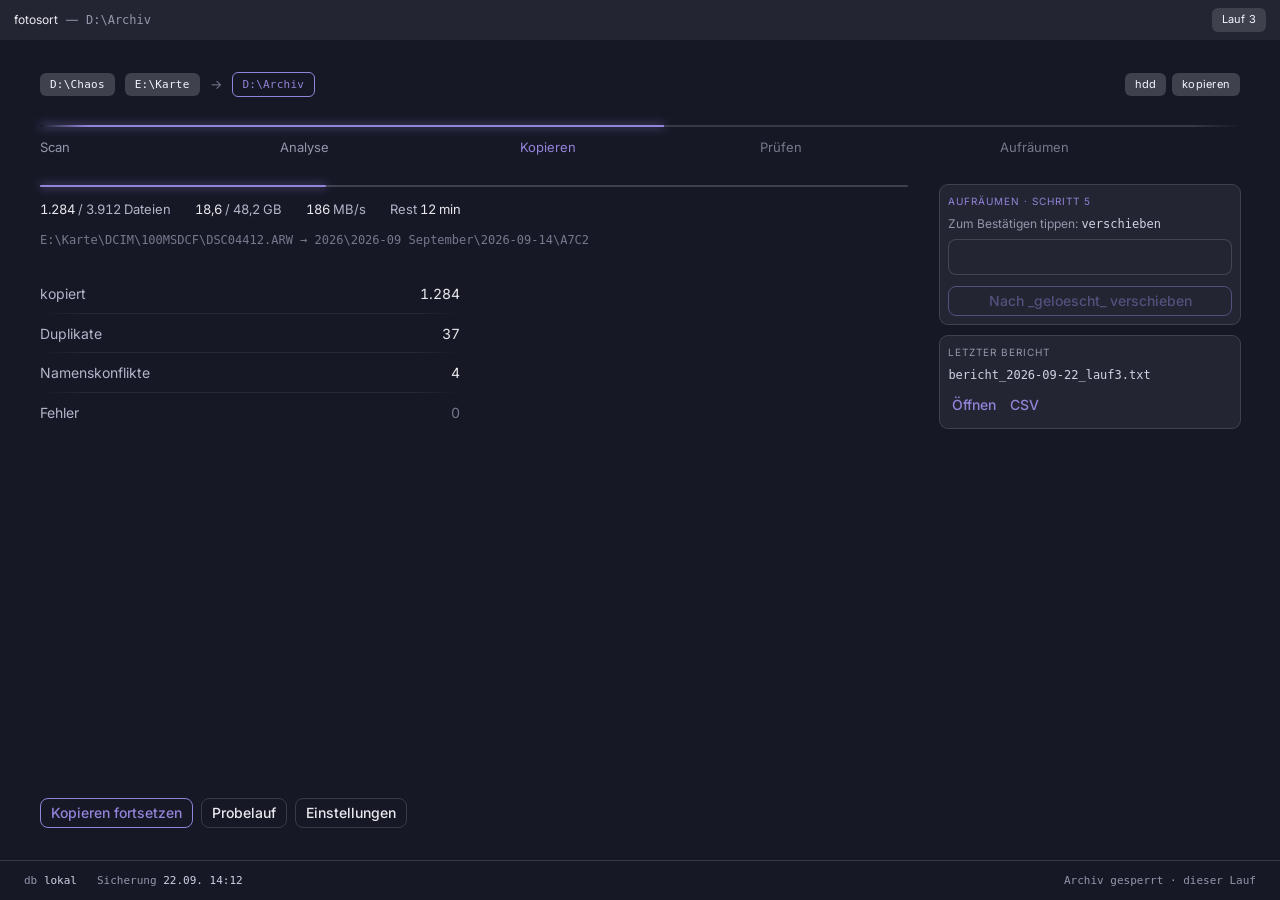
<file: docs/design/index.html>
<!DOCTYPE html>
<html lang="de">
<head>
<meta charset="utf-8">
<title>fotosort – D:\Archiv</title>
<link rel="stylesheet" href="styles.css">
<link rel="stylesheet" href="app.css">
</head>
<body>
<div class="app">

  <header class="titlebar">
    <span class="brand">fotosort</span>
    <span class="sep">—</span>
    <span class="mono" id="ziel-pfad">D:\Archiv</span>
    <span class="tag tag-neutral push" id="lauf">Lauf 3</span>
  </header>

  <main class="content">

    <div class="pfade">
      <span class="tag tag-neutral mono">D:\Chaos</span>
      <span class="tag tag-neutral mono">E:\Karte</span>
      <span class="pfeil">→</span>
      <span class="tag tag-outline mono">D:\Archiv</span>
      <span class="push flex-gap">
        <span class="tag tag-neutral">hdd</span>
        <span class="tag tag-neutral">kopieren</span>
      </span>
    </div>

    <nav class="phasen" aria-label="Phasen">
      <div class="phasen-linie"><div class="phasen-fill" style="width:52%"></div></div>
      <ol class="phasen-liste">
        <li class="ist-fertig">Scan</li>
        <li class="ist-fertig">Analyse</li>
        <li class="ist-aktiv" aria-current="step">Kopieren</li>
        <li>Prüfen</li>
        <li>Aufräumen</li>
      </ol>
    </nav>

    <div class="tafel">

      <section class="fortschritt">
        <div class="balken"><div class="balken-fill" style="width:33%"></div></div>
        <div class="kennzahlen">
          <span><b>1.284</b> / 3.912 Dateien</span>
          <span><b>18,6</b> / 48,2 GB</span>
          <span><b>186</b> MB/s</span>
          <span>Rest <b>12 min</b></span>
        </div>
        <div class="aktuelle-datei mono">E:\Karte\DCIM\100MSDCF\DSC04412.ARW → 2026\2026-09 September\2026-09-14\A7C2</div>

        <dl class="zaehler">
          <div><dt>kopiert</dt><dd>1.284</dd></div>
          <div><dt>Duplikate</dt><dd>37</dd></div>
          <div><dt>Namenskonflikte</dt><dd>4</dd></div>
          <div><dt>Fehler</dt><dd class="null">0</dd></div>
        </dl>
      </section>

      <aside class="seite">
        <div class="card elev-sm">
          <span class="card-kicker">Aufräumen · Schritt 5</span>
          <label class="hinweis" for="bestaetigung">Zum Bestätigen tippen: <span class="mono hell">verschieben</span></label>
          <input class="input" id="bestaetigung" disabled>
          <button class="btn btn-primary btn-block" disabled>Nach _geloescht_ verschieben</button>
        </div>
        <div class="card elev-sm">
          <span class="card-kicker gedaempft">Letzter Bericht</span>
          <span class="mono hell klein">bericht_2026-09-22_lauf3.txt</span>
          <div class="flex-gap"><button class="btn btn-ghost">Öffnen</button><button class="btn btn-ghost">CSV</button></div>
        </div>
      </aside>

    </div>

    <div class="aktionen">
      <button class="btn btn-primary">Kopieren fortsetzen</button>
      <button class="btn btn-secondary">Probelauf</button>
      <button class="btn btn-secondary">Einstellungen</button>
    </div>

  </main>

  <footer class="statusleiste mono">
    <span>db <span class="hell">lokal</span></span>
    <span>Sicherung <span class="hell">22.09. 14:12</span></span>
    <span class="push">Archiv gesperrt · dieser Lauf</span>
  </footer>

</div>
</body>
</html>
</file>
<file: docs/design/styles.css>
/* Nocturne — design-system tokens and component classes. This file is the source of truth for the system's look; retune it here and see readme.md. */
@import url('https://fonts.googleapis.com/css2?family=Inter:wght@400;500;600;700&display=swap');

:root {
  --color-bg: #161826;
  --color-surface: #232532;
  --color-text: #e9e9ed;
  --color-accent: #9184d9; /* review round 7 (Barron): the accent moves to
     the product's blurple — OKLCH hue 289.2, the hue of the app's own Pro
     accent (#9a8fe0, --om-accent-pro) — at the same lightness the steel
     accent held (L 0.660, so the documented ratios survive) and chroma
     in the product blurple's own range (its token sits at C 0.118; the
     accent takes 0.125, from the old steel's 0.030):
     the accent now reads as an accent rather than another neutral. */
  --color-accent-2: #a7a1db; /* the machine-derived stand-in follows: same
     hue, same L 0.734, chroma at the same 2:3 proportion it held */
  --color-divider: color-mix(in srgb, #e9e9ed 16%, transparent);

  /* Tonal ramps — generated in OKLCH on one shared lightness scale, so the
     same step of any role matches the others in visual value. */
  --color-neutral-100: #f3f5fe;
  --color-neutral-200: #e4e7f5;
  --color-neutral-300: #cfd3e5;
  --color-neutral-400: #b2b6ca;
  --color-neutral-500: #9397ab;
  --color-neutral-600: #75798c;
  --color-neutral-700: #595d6c;
  --color-neutral-800: #3f424d;
  --color-neutral-900: #292b31;

  --color-accent-100: #f5f4ff;
  --color-accent-200: #e7e5fe;
  --color-accent-300: #d2cefd;
  --color-accent-400: #b5abfc;
  --color-accent-500: #968ae0;
  --color-accent-600: #796cbf;
  --color-accent-700: #5d5294;
  --color-accent-800: #423a6a;
  --color-accent-900: #2b2741;

  --color-accent-2-100: #f5f4ff;
  --color-accent-2-200: #e7e5fe;
  --color-accent-2-300: #d2cefd;
  --color-accent-2-400: #b5afe8;
  --color-accent-2-500: #9690c9;
  --color-accent-2-600: #7972a9;
  --color-accent-2-700: #5c5783;
  --color-accent-2-800: #423e5d;
  --color-accent-2-900: #2b293a;

  /* Deck section-divider ground — review round 3: saturation as presence.
     Dividers take a saturated deep indigo (hue 277, the neutral ramp's own
     family; C 0.094 — written when the accent held C 0.030, before the
     round-7 blurple raised it past the ground's) with a lighter bloom and
     a ghost tint of the same hue, while the slide grounds stay
     desaturated. Deck-scale fills only — not interface colors. */
  --color-section: #262a60;
  --color-section-glow: #353b80;
  --color-section-ghost: #4c5397;

  --font-heading: "Inter", system-ui, sans-serif;
  --font-heading-weight: 500;
  --font-body: "Inter", system-ui, sans-serif;

  --space-1: 2.8px;
  --space-2: 5.6px;
  --space-3: 8.4px;
  --space-4: 11.2px;
  --space-6: 16.8px;
  --space-8: 22.4px;

  --radius-sm: 4px;
  --radius-md: 8px;
  --radius-lg: 14px;

  /* Elevation — derived from the ground: soft ink-tinted shadows on a
     light theme, a hairline edge + ambient darkness on a dark one. */
  --shadow-sm: 0 0 0 1px #3f424d;
  --shadow-md: 0 0 0 1px #595d6c, 0 6px 18px rgba(0,0,0,0.55);
  --shadow-lg: 0 0 0 1px #9397ab, 0 16px 40px rgba(0,0,0,0.65);
}

body {
  background: var(--color-bg);
  color: var(--color-text);
  font-family: var(--font-body);
}
h1, h2, h3, h4 { font-family: var(--font-heading); font-weight: var(--font-heading-weight); }

.lighten{mix-blend-mode:lighten;background-color:transparent}

/* ══════════════════════════════════════════════════════════════════════════
   Components — built with the tokens above. Plain CSS
   on plain HTML: no JavaScript, no build step. Each class is documented in
   readme.md and demonstrated in foundations/ and components/.
   ══════════════════════════════════════════════════════════════════════ */

*, *::before, *::after { box-sizing: border-box; }
body { margin: 0; font-size: 15px; line-height: 1.55; font-weight: 400; }
h1, h2, h3, h4, h5, h6 {
  font-family: var(--font-heading); font-weight: var(--font-heading-weight);
  line-height: 1.12; letter-spacing: -0.015em; margin: 0 0 var(--space-2);
}
h1 { font-size: 42px; }
h2 { font-size: 32px; }
h3 { font-size: 25px; }
h4 { font-size: 20px; }
h5 { font-size: 16px; }
h6 { font-size: 13px; }
h6 { letter-spacing: 0.08em; text-transform: uppercase; }
p { margin: 0 0 var(--space-3); }
a { color: var(--color-accent); text-underline-offset: 3px; }
img { display: block; max-width: 100%; }
figure { margin: 0; }
figcaption {
  font-size: 11px; margin-top: var(--space-1);
  color: color-mix(in srgb, var(--color-text) 55%, transparent);
}
.text-muted { color: color-mix(in srgb, var(--color-text) 55%, transparent); }
:focus { outline: none; }
:focus-visible { outline: 2px solid var(--color-accent); outline-offset: 2px; }
::selection { background: color-mix(in srgb, var(--color-accent) 30%, transparent); }

/* — rules — */
/* Rules fade to transparent at both ends instead of stopping cleanly — a
   Nocturne signature. The ramp is 48px an end (one deck baseline unit),
   painted from the same divider token. Freestanding rules fade; box
   outlines, in-control separators, and short accent marks stay solid. */
.hr {
  height: 1px; border: 0; margin: var(--space-4) 0;
  background: linear-gradient(to right,
    transparent, var(--color-divider) 48px,
    var(--color-divider) calc(100% - 48px), transparent);
}

/* — buttons — */
.btn {
  display: inline-flex; align-items: center; justify-content: center; gap: 6px;
  cursor: pointer; text-decoration: none;
  font-family: var(--font-heading); font-weight: var(--font-heading-weight);
  font-size: 14px; line-height: 1.2; color: var(--color-text); /* matches the .input's 14px —
     the pair sits side by side in sign-up rows */
  background: transparent; border: 1px solid transparent;
  padding: var(--space-2) calc(var(--space-3) * 1.2);
  border-radius: var(--radius-md);
}
.btn svg { display: block; }
.btn:disabled { opacity: 0.45; cursor: not-allowed; }
.btn-primary { color: var(--color-accent); border-color: var(--color-accent); }
.btn-primary:hover { background: color-mix(in srgb, var(--color-accent) 12%, transparent); }
.btn-primary:active { background: color-mix(in srgb, var(--color-accent) 22%, transparent); }
.btn-secondary { border-color: var(--color-divider); }
.btn-secondary:hover { background: color-mix(in srgb, var(--color-text) 7%, transparent); }
.btn-secondary:active { background: color-mix(in srgb, var(--color-text) 14%, transparent); }
.btn-ghost { color: var(--color-accent); padding-inline: var(--space-1); }
.btn-ghost:hover { background: color-mix(in srgb, var(--color-accent) 10%, transparent); }
.btn-ghost:active { background: color-mix(in srgb, var(--color-accent) 18%, transparent); }
.btn-icon { width: 36px; height: 36px; padding: 0; }
.btn-block { width: 100%; margin-top: var(--space-2); }

/* — forms — */
.field > label {
  display: block; font-size: 12px; margin-bottom: 5px;
  color: color-mix(in srgb, var(--color-text) 70%, transparent);
}
.input {
  width: 100%; min-height: 36px; padding: 6px 10px; font: inherit;
  font-size: 14px; color: var(--color-text); caret-color: var(--color-accent);
  background: var(--color-surface);
  border: 1px solid var(--color-divider); border-radius: var(--radius-md);
}
.input:hover { border-color: color-mix(in srgb, var(--color-text) 45%, transparent); }
.input:focus-visible { border-color: var(--color-accent); outline-offset: 0; }
textarea.input { min-height: 90px; resize: vertical; }
.radio { display: inline-flex; align-items: center; gap: 8px; cursor: pointer; font-size: 14px; }
.radio input, .seg-opt input {
  position: absolute; opacity: 0; width: 0; height: 0; pointer-events: none;
}
.radio .dot {
  width: 16px; height: 16px; flex: none; border-radius: 50%;
  border: 1.5px solid var(--color-divider);
}
.radio:hover .dot { border-color: var(--color-accent); }
.radio input:checked + .dot {
  border-color: var(--color-accent); background: var(--color-accent);
  box-shadow: inset 0 0 0 4px var(--color-bg);
}
.radio input:focus-visible + .dot { outline: 2px solid var(--color-accent); outline-offset: 2px; }
.seg {
  display: inline-flex; overflow: hidden;
  border: 1px solid var(--color-divider); border-radius: var(--radius-md);
}
.seg-opt {
  display: inline-flex; align-items: center; gap: 6px;
  padding: 7px 12px; font-size: 13px; cursor: pointer;
}
.seg-opt + .seg-opt { border-left: 1px solid var(--color-divider); }
.seg-opt:has(input:checked) { color: var(--color-accent); box-shadow: inset 0 0 0 1px var(--color-accent); }
.seg-opt:not(:has(input:checked)):hover { background: color-mix(in srgb, var(--color-text) 7%, transparent); }
.seg-opt:has(input:focus-visible) { outline: 2px solid var(--color-accent); outline-offset: -2px; }

/* — cards — */
.card {
  display: flex; flex-direction: column; gap: var(--space-2);
  padding: var(--space-3); border-radius: var(--radius-md); background: var(--color-surface);
}
.card-kicker { font-size: 10px; letter-spacing: 0.1em; text-transform: uppercase; color: var(--color-accent); }
.card-title {
  font-family: var(--font-heading); font-weight: var(--font-heading-weight);
  font-size: 17px; line-height: 1.2;
}
.card-body { margin: 0; font-size: 13px; opacity: 0.8; flex: 1; }
.card-meta {
  display: flex; align-items: center; gap: 6px; font-size: 11px;
  color: color-mix(in srgb, var(--color-text) 50%, transparent);
}
.elev-sm { box-shadow: var(--shadow-sm); }
.elev-md { box-shadow: var(--shadow-md); }
.elev-lg { box-shadow: var(--shadow-lg); }

/* — tags — */
.tag {
  display: inline-flex; align-items: center; font-size: 11px;
  letter-spacing: 0.02em; padding: 3px 10px;
  border-radius: calc(var(--radius-md) * 0.75);
}
.tag-accent { background: var(--color-accent-800); color: var(--color-accent-100); }
.tag-accent-2 { background: var(--color-accent-2-800); color: var(--color-accent-2-100); }
.tag-neutral { background: var(--color-neutral-800); color: var(--color-neutral-100); }
.tag-outline { border: 1px solid var(--color-accent); color: var(--color-accent); }

/* — navigation — */
.nav {
  display: flex; align-items: center; gap: var(--space-4);
  padding: var(--space-3) var(--space-4);
  border-bottom: none;
}
.nav-brand {
  font-family: var(--font-heading); font-weight: var(--font-heading-weight);
  font-size: 18px; margin-right: auto;
}
.nav a { color: inherit; text-decoration: none; font-size: 14px; }
.nav a:hover, .nav a[aria-current='page'] { color: var(--color-accent); }

/* — tables — */
.table { width: 100%; border-collapse: collapse; font-size: 14px; }
.table th {
  text-align: left; font-size: 11px; letter-spacing: 0.08em; text-transform: uppercase;
  color: color-mix(in srgb, var(--color-text) 60%, transparent);
  padding: var(--space-2); border-bottom: 1px solid transparent; /* keeps layout; the row paints the fading rule */
}
.table td {
  padding: var(--space-2);
  border-bottom: 1px solid transparent;
}
/* Row rules as row-level strips so the end-fade spans the row, not each cell. */
.table thead tr {
  background: linear-gradient(to right,
    transparent, var(--color-divider) 48px,
    var(--color-divider) calc(100% - 48px), transparent) no-repeat bottom / 100% 1px;
}
.table tbody tr {
  background: linear-gradient(to right,
    transparent, color-mix(in srgb, var(--color-text) 8%, transparent) 48px,
    color-mix(in srgb, var(--color-text) 8%, transparent) calc(100% - 48px), transparent) no-repeat bottom / 100% 1px;
}
.table tbody tr:hover {
  /* the hover tint layers over the row rule, which keeps painting */
  background:
    linear-gradient(color-mix(in srgb, var(--color-text) 4%, transparent),
                    color-mix(in srgb, var(--color-text) 4%, transparent)) no-repeat 0 0 / 100% 100%,
    linear-gradient(to right,
      transparent, color-mix(in srgb, var(--color-text) 8%, transparent) 48px,
      color-mix(in srgb, var(--color-text) 8%, transparent) calc(100% - 48px), transparent) no-repeat bottom / 100% 1px;
}

/* — dialog — */
.dialog-backdrop {
  position: fixed; inset: 0; display: grid; place-items: center;
  padding: var(--space-4);
  background: color-mix(in srgb, var(--color-neutral-900) 50%, transparent);
}
.dialog {
  width: min(440px, 100%); display: flex; flex-direction: column; gap: var(--space-3);
  padding: var(--space-4); border-radius: var(--radius-lg);
  background: var(--color-surface); box-shadow: var(--shadow-lg);
}
.dialog-title {
  font-family: var(--font-heading); font-weight: var(--font-heading-weight);
  font-size: 20px;
}
.dialog-body { font-size: 14px; opacity: 0.85; }
.dialog-actions { display: flex; justify-content: flex-end; gap: var(--space-2); margin-top: var(--space-2); }
</file>
<file: docs/design/app.css>
/* fotosort – Layout der Hauptansicht. Alle Farben/Abstände kommen aus styles.css (Nocturne-Tokens). */
:root { --regel: linear-gradient(to right, transparent, color-mix(in srgb, var(--color-text) 8%, transparent) 48px, color-mix(in srgb, var(--color-text) 8%, transparent) calc(100% - 48px), transparent) no-repeat bottom / 100% 1px; }
html, body { height: 100%; }
.app { min-height: 100vh; display: grid; grid-template-rows: 40px 1fr 40px; background: var(--color-bg); }
.mono { font-family: ui-monospace, "Cascadia Mono", Consolas, monospace; }
.push { margin-left: auto; }
.flex-gap { display: flex; gap: 6px; }
.hell { color: var(--color-neutral-300); }
.klein { font-size: 12px; }
.gedaempft { color: var(--color-neutral-500); }
.hinweis { font-size: 12px; color: var(--color-neutral-500); }

/* Titelzeile */
.titlebar { display: flex; align-items: center; gap: 8px; padding: 0 14px; background: var(--color-surface); font-size: 12px; color: var(--color-neutral-500); }
.titlebar .brand { color: var(--color-text); }

/* Inhalt */
.content { padding: 32px 40px; display: flex; flex-direction: column; gap: 28px; min-height: 0; }
.pfade { display: flex; align-items: center; gap: 10px; font-size: 13px; }
.pfeil { color: var(--color-neutral-600); }

/* Phasenleiste */
.phasen { display: flex; flex-direction: column; gap: 10px; }
.phasen-linie { position: relative; height: 2px; background: linear-gradient(to right, transparent, var(--color-divider) 48px, var(--color-divider) calc(100% - 48px), transparent); }
.phasen-fill { position: absolute; left: 0; top: 0; height: 2px; background: linear-gradient(to right, transparent, var(--color-accent) 48px); box-shadow: 0 0 10px var(--color-accent); }
.phasen-liste { list-style: none; margin: 0; padding: 0; display: grid; grid-template-columns: repeat(5, 1fr); font-size: 13px; color: var(--color-neutral-600); }
.phasen-liste .ist-fertig { color: var(--color-neutral-500); }
.phasen-liste .ist-aktiv { color: var(--color-accent); }

/* Tafel: Fortschritt links, Karten rechts */
.tafel { display: grid; grid-template-columns: 1fr 300px; gap: 32px; min-height: 0; }
.fortschritt { display: flex; flex-direction: column; gap: 12px; min-width: 0; }
.balken { height: 2px; background: var(--color-neutral-800); border-radius: 1px; position: relative; }
.balken-fill { position: absolute; left: 0; top: 0; height: 2px; background: var(--color-accent); box-shadow: 0 0 10px var(--color-accent); border-radius: 1px; }
.kennzahlen { display: flex; gap: 24px; font-size: 13px; color: var(--color-neutral-400); font-variant-numeric: tabular-nums; }
.kennzahlen b { font-weight: 400; color: var(--color-text); }
.aktuelle-datei { font-size: 12px; color: var(--color-neutral-600); overflow: hidden; text-overflow: ellipsis; white-space: nowrap; animation: pulse 2s ease-in-out infinite; }
@keyframes pulse { 0%,100% { opacity: 1 } 50% { opacity: .45 } }
.zaehler { margin: 12px 0 0; max-width: 420px; font-variant-numeric: tabular-nums; }
.zaehler > div { display: flex; justify-content: space-between; padding: 9px 0; font-size: 14px; background: var(--regel); }
.zaehler > div:last-child { background: none; }
.zaehler dt { color: var(--color-neutral-400); }
.zaehler dd { margin: 0; }
.zaehler dd.null { color: var(--color-neutral-600); }
.seite { display: flex; flex-direction: column; gap: 12px; }

/* Aktionen + Statusleiste */
.aktionen { margin-top: auto; display: flex; gap: 8px; align-items: center; }
.statusleiste { display: flex; gap: 20px; align-items: center; padding: 0 24px; border-top: 1px solid var(--color-divider); font-size: 11px; color: var(--color-neutral-500); }
</file>
